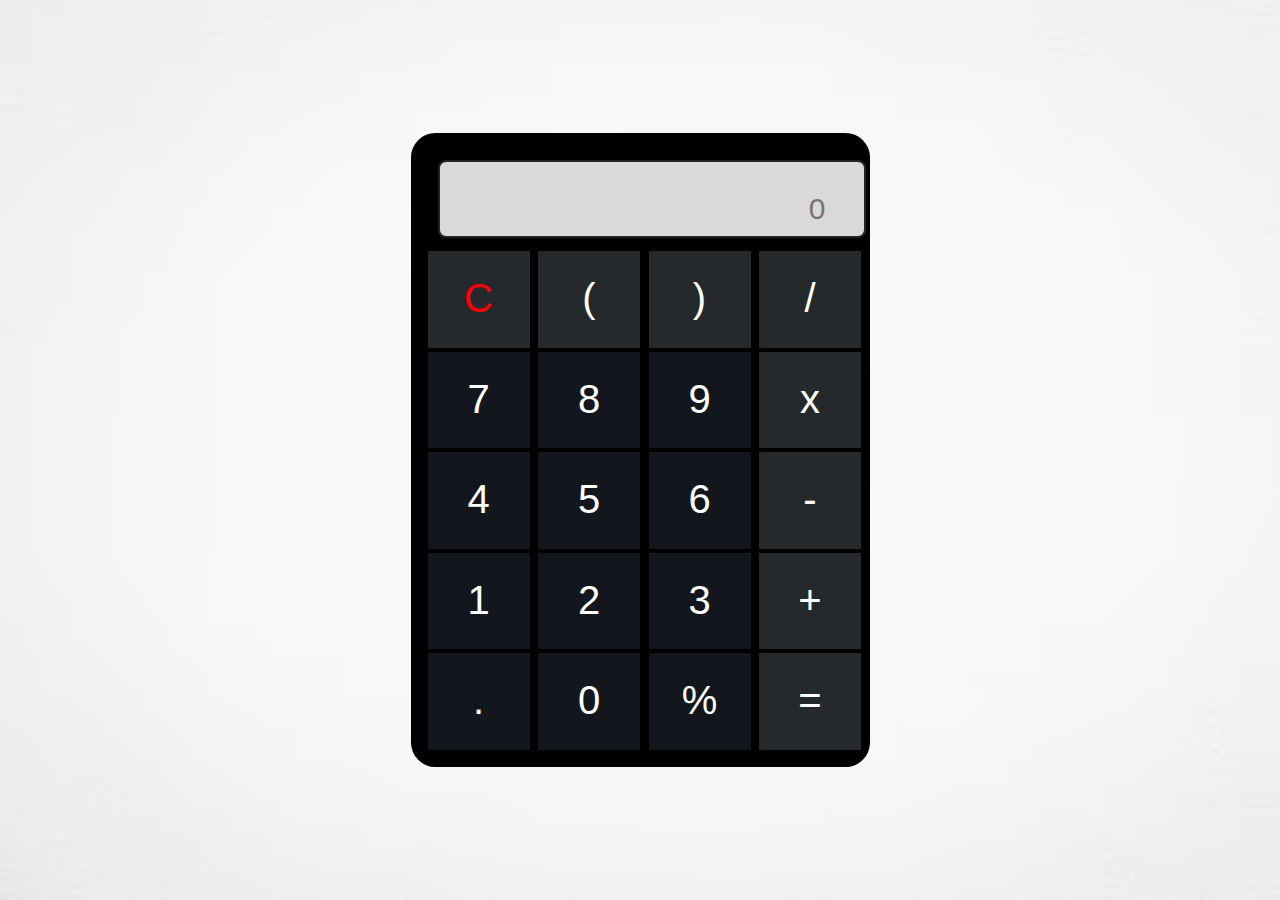
<file: Codesoft/Calculator/index.html>
<!DOCTYPE html>
<html lang="en">
    
<head>
    <meta charset="UTF-8">
    <meta http-equiv="X-UA-Compatible" content="IE=edge">
    <meta name="viewport" content="width=device-width, initial-scale=1.0">
    <title>Calculator</title>
    <link rel="stylesheet" type="text/css" href="style.css">
</head>
<body>
    <div id="container" class="container">
        <form name="calculator">
            <div class="wrapper">
                <div class="InputArea">
                    <input id="inputBox" type="text" name="userInput" placeholder="0" disabled/>
                </div>
                <div class="buttons">

                    <div class="btnC btnr1">
                        <input id="ButtonC" type="button" value="C" />
                    </div>
                    <div class="btnMod btnr1">
                        <input id="Button(" type="button" value="(" />
                    </div>
                    <div class="btnSign btnr1">
                        <input id="Button)" type="button" value=")" />
                    </div>
                    <div class="btnD btnr1">
                        <input id="Button/" type="button" value="/" />
                    </div>
                    <div class="btn7 btnr2">
                        <input id="Button7" type="button" value="7" />
                    </div>
                    <div class="btn8 btnr2">
                        <input id="Button8" type="button" value="8" />
                    </div>
                    <div class="btn9 btnr2">
                        <input id="Button9" type="button" value="9" />
                    </div>
                    <div class="btnX btnr1">
                        <input id="Button*" type="button" value="x" />
                    </div>
                    <div class="btn4 btnr2">
                        <input id="Button4" type="button" value="4" />
                    </div>
                    <div class="btn5 btnr2">
                        <input id="Button5" type="button" value="5" />
                    </div>
                    <div class="btn6 btnr2">
                        <input id="Button6" type="button" value="6" />
                    </div>
                    <div class="btnM btnr1">
                        <input id="Button-" type="button" value="-" />
                    </div>
                    <div class="btn1 btnr2">
                        <input id="Button1" type="button" value="1" />
                    </div>
                    <div class="btn2 btnr2">
                        <input id="Button2" type="button" value="2" />
                    </div>
                    <div class="btn3 btnr2">
                        <input id="Button3" type="button" value="3" />
                    </div>
                    <div class="btnAdd btnr1">
                        <input id="Button+" type="button" value="+" />
                    </div>
                    <div class="btnDecimal btnr2">
                        <input id="Button." type="button" value="." />
                    </div>
                    <div class="btn0 btnr2">
                        <input id="Button0" type="button" value="0" />
                    </div>
                    <div class="btnBack btnr2">
                        <input id="Button%" type="button" value="%" />
                    </div>
                    <div class="btnEq btnr1">
                        <input id="Button=" type="button" value="=" />
                    </div>
                </div>
            </div>
        </form>
        <br/>
        <br/>
        <br/>
    </div>
    <script type="text/javascript" src="script.js"></script>
    
    
</body>

</html>
</file>
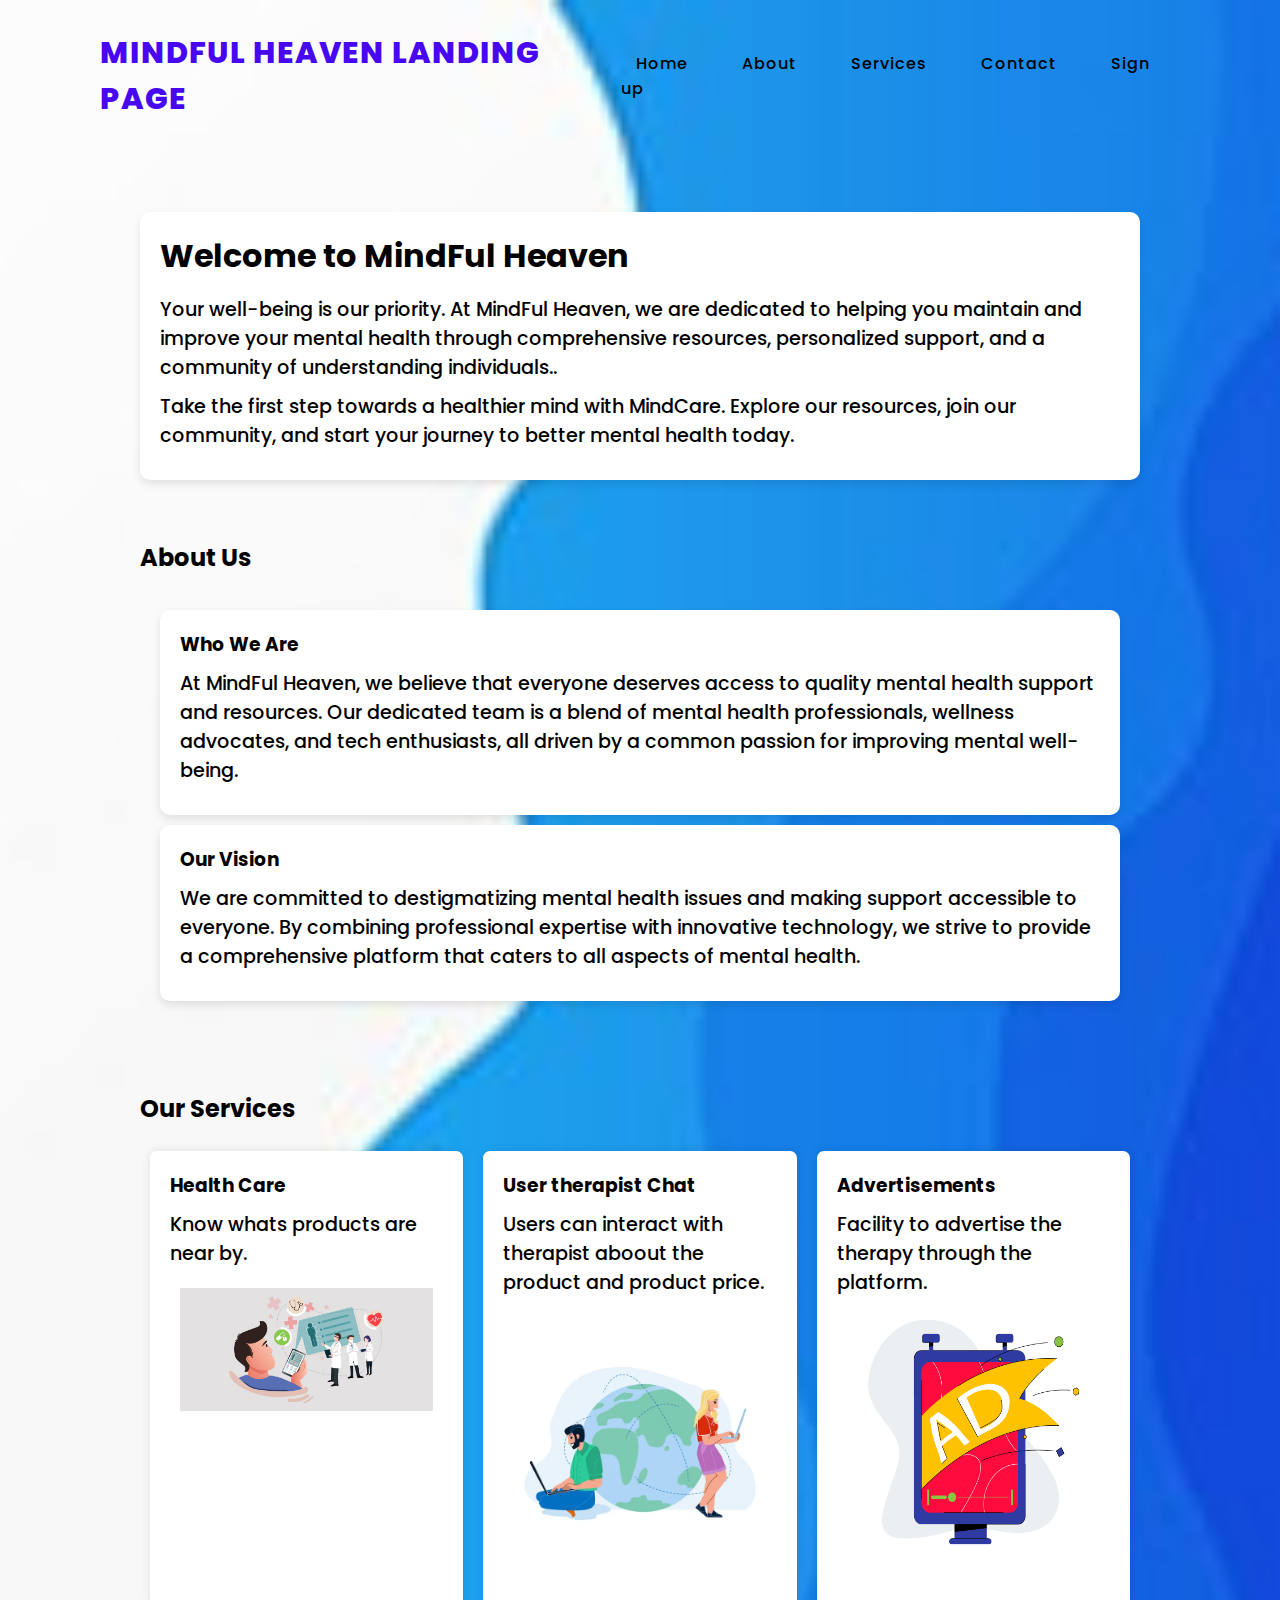
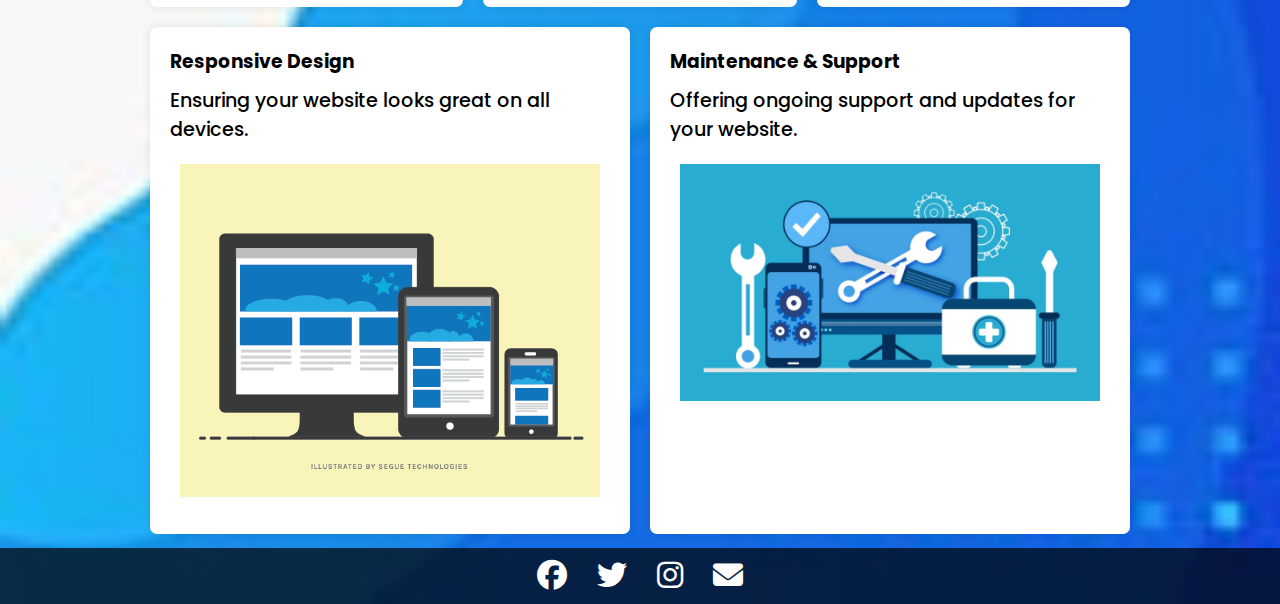
<file: Codesoft/Landing page/index.html>
<!DOCTYPE html>
<html lang="en">
<head>
    <meta charset="UTF-8">
    <meta name="viewport" content="width=device-width, initial-scale=1.0">
    <link rel="stylesheet" href="https://cdnjs.cloudflare.com/ajax/libs/font-awesome/6.5.2/css/all.min.css">
    <link rel="stylesheet" href="style.css">
    <title>Rohan Landing Page</title>
</head>
<body>
    <header>
        <h2><a href="#" class="logo">MindFul Heaven Landing Page</a></h2>
        <nav class="navigation">
            <a href="#home">Home</a>
            <a href="#about">About</a>
            <a href="#services">Services</a>
            <a href="#contact">Contact</a>
            <a href="#signup">Sign up</a>
        </nav>
    </header>
    <main>
        <section id="home">
            <div class="card">
                <h1>Welcome to MindFul Heaven</h1>
                <p>Your well-being is our priority. At MindFul Heaven, we are dedicated to helping you maintain and improve your mental health through comprehensive resources, personalized support, and a community of understanding individuals..</p>
                <p>Take the first step towards a healthier mind with MindCare. Explore our resources, join our community, and start your journey to better mental health today.</p>
            </div>
        </section>
    
        <section id="about" class="section bg-dark">
            <div class="container">
                <h2>About Us</h2>
                <div class="about-content">
                    <div class="about-text">
                        <div class="card">
                            <div class="card-content">
                                <h3>Who We Are</h3>
                                <p>At MindFul Heaven, we believe that everyone deserves access to quality mental health support and resources. Our dedicated team is a blend of mental health professionals, wellness advocates, and tech enthusiasts, all driven by a common passion for improving mental well-being.</p>
                            </div>
                        </div>
                        <div class="card">
                            <div class="card-content">
                                <h3>Our Vision</h3>
                                <p>We are committed to destigmatizing mental health issues and making support accessible to everyone. By combining professional expertise with innovative technology, we strive to provide a comprehensive platform that caters to all aspects of mental health.</p>
                            </div>
                        </div>
                    </div>
                </div>
            </div>
        </section>
        
        <section id="services" class="section">
            <div class="container">
                <h2>Our Services</h2>
                <div class="row">
                    <div class="column">
                        <h3>Health Care</h3>
                        <p>Know whats products are near by.</p>
                        <div class="service">
                            <img src="health.jpg" alt="Web Design">
                        </div>
                    </div>
                    
                    <div class="column">
                        <h3>User therapist Chat</h3>
                        <p>Users can interact with therapist aboout the product and product price.</p>
                        <div class="service">
                            <img src="chat.avif" alt="SEO Optimization">
                        </div>
                    </div>

                    <div class="column">
                        <h3>Advertisements</h3>
                        <p>Facility to advertise the therapy through the platform.</p>
                        <div class="service">
                            <img src="ad.png" class="cc">
                        </div>
                    </div>

                    <div class="column">
                        <h3>Responsive Design</h3>
                        <p>Ensuring your website looks great on all devices.</p>
                        <div class="service">
                            <img src="Responsive.png" alt="Responsive Design">
                        </div>
                    </div>
                    <div class="column">
                        <h3>Maintenance & Support</h3>
                        <p>Offering ongoing support and updates for your website.</p>
                        <div class="service">
                            <img src="Support.png" alt="Maintenance & Support">
                        </div>
                    </div>
                </div>
            </div>
        </section>
    </main>
    <footer id="contact">
        <a href="#" aria-label="Facebook"><i class="fa-brands fa-facebook"></i></a>
        <a href="#" aria-label="Twitter"><i class="fa-brands fa-twitter"></i></a>
        <a href="#" aria-label="Instagram"><i class="fa-brands fa-instagram"></i></a>
        <a href="mailto:techx@gmail.com" aria-label="Email"><i class="fa-solid fa-envelope"></i></a>
        
    </footer>
</body>
</html>
</file>
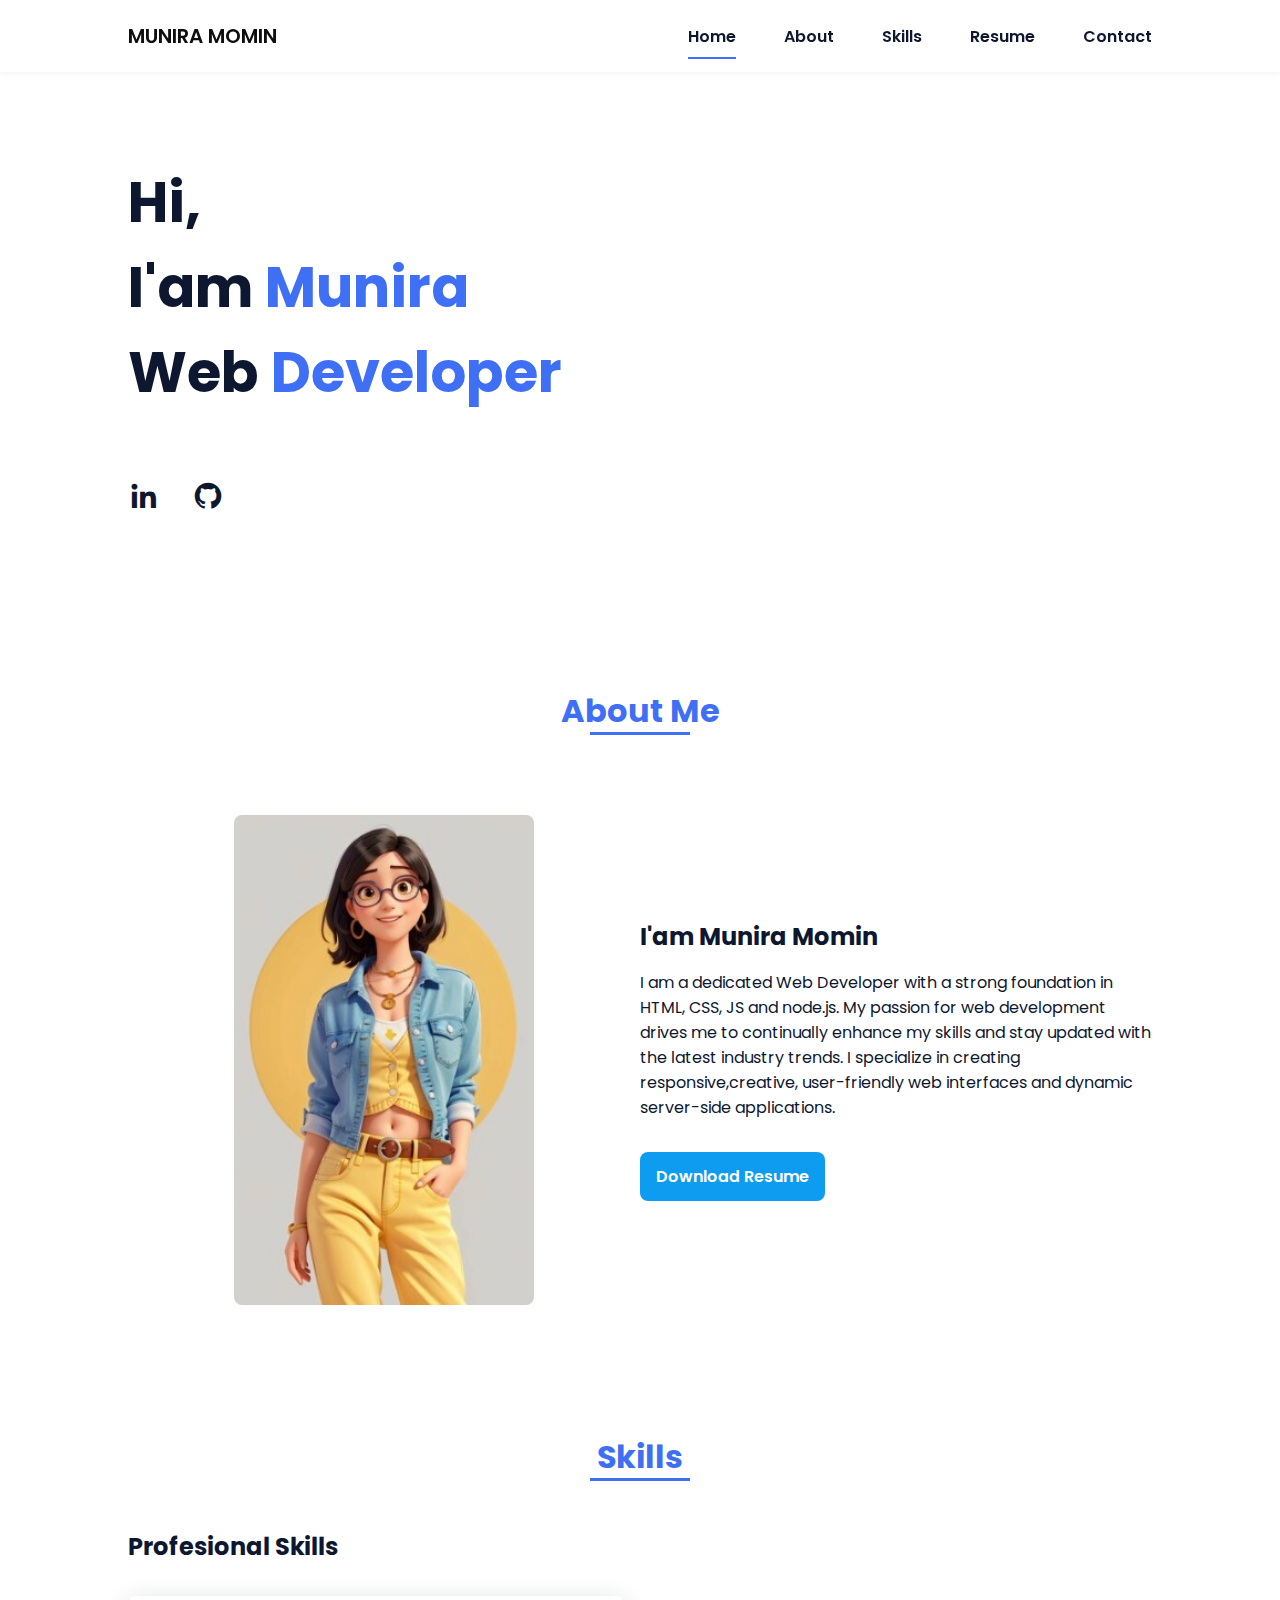
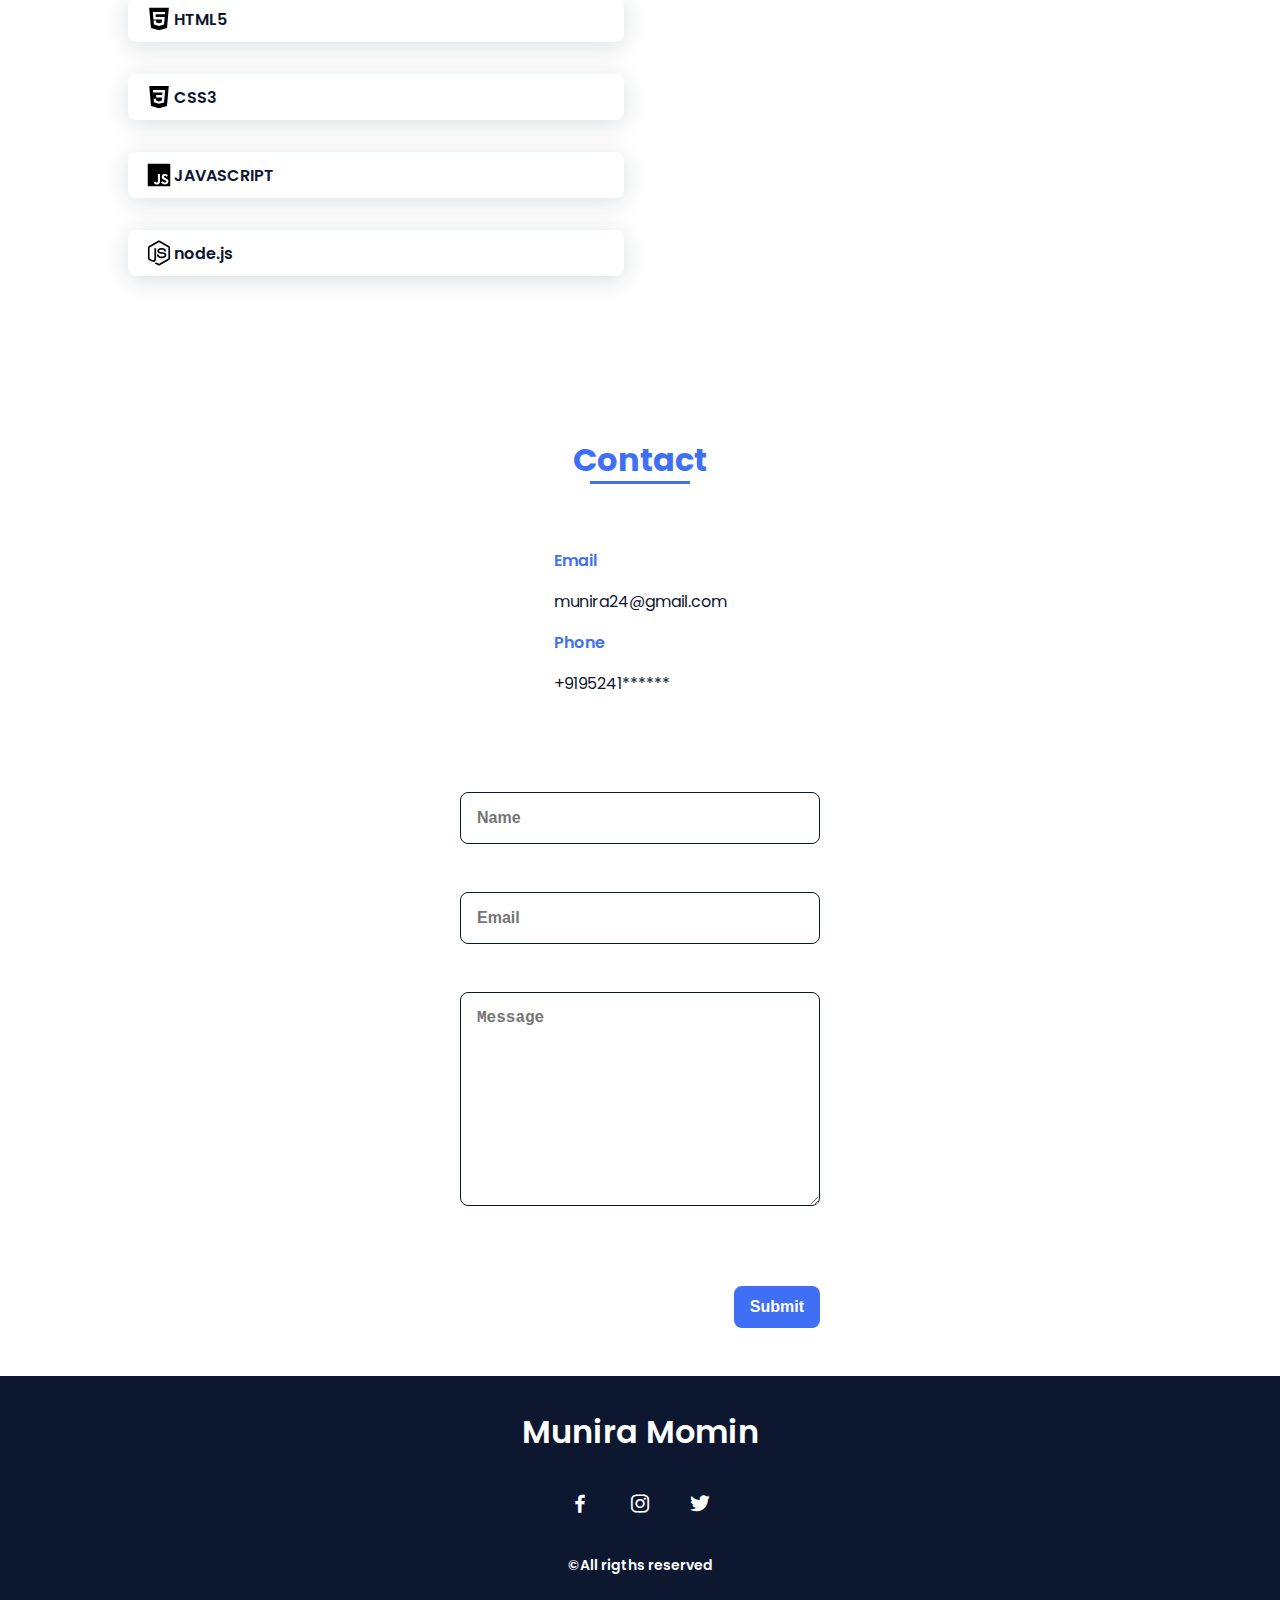
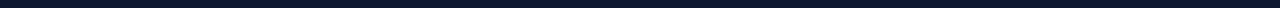
<file: Codesoft/Portfolio/index.html>
<!DOCTYPE html>
<html lang="en">
    <head>
        <meta charset="UTF-8">
        <meta name="viewport" content="width=device-width, initial-scale=1.0">
        <link rel="stylesheet" href="style.css">
        <link href='https://cdn.jsdelivr.net/npm/boxicons@2.0.5/css/boxicons.min.css' rel='stylesheet'>
        <title>Portfolio</title>
    </head>
    <body>
        <header class="l-header">
            <nav class="nav bd-grid">
                <div>
                    <a href="#" class="nav__logo">MUNIRA MOMIN</a>
                </div>
                <div class="nav__menu" id="nav-menu">
                    <ul class="nav__list">
                        <li class="nav__item"><a href="#home" class="nav__link active-link">Home</a></li>
                        <li class="nav__item"><a href="#about" class="nav__link">About</a></li>
                        <li class="nav__item"><a href="#skills" class="nav__link">Skills</a></li>
                        <li class="nav__item"><a href="#Resume" class="nav__link">Resume</a></li>
                        <li class="nav__item"><a href="#contact" class="nav__link">Contact</a></li>
                    </ul>
                </div>

                <div class="nav__toggle" id="nav-toggle">
                    <i class='bx bx-menu'></i>
                </div>
            </nav>
        </header>

        <main class="l-main">
            <section class="home bd-grid" id="home">
                <div class="home__data">
                    <h1 class="home__title">Hi,<br>I'am <span class="home__title-color">Munira</span><br> Web <span class="home__title-color">Developer</span></h1>
                </div>
                <div class="home__social">
                    <a href="https://www.linkedin.com/in/munira428/" target="_blank" class="home__social-icon"><i class='bx bxl-linkedin'></i></a>
                    <a href="https://github.com/Munira428"  target="_blank" class="home__social-icon"><i class='bx bxl-github' ></i></a>
                </div>
            </section>
            <section class="about section " id="about">
                <h2 class="section-title">About Me</h2>

                <div class="about__container bd-grid">
                    
                    <div class="about__img">
                        <img src="about.jpeg" alt="">
                    </div>
                    
                    <div id="Resume">
                        <h2 class="about__subtitle">I'am Munira Momin</h2>
                        <p class="about__text">I am a dedicated Web Developer with a strong foundation in HTML, CSS, JS and node.js. My passion for web development drives me to continually enhance my skills and stay updated with the latest industry trends. I specialize in creating responsive,creative, user-friendly web interfaces and dynamic server-side applications.</p> 
                        <a href="https://drive.google.com/file/d/1SmzJr0uQBybIjbihT2vN2mg0QkwwqlK6/view?usp=drivesdk" class="button" target="_blank">Download Resume</a>          
                    </div>                                    
                </div>
            </section>

            <section class="skills section" id="skills">
                <h2 class="section-title">Skills</h2>

                <div class="skills__container bd-grid">          
                    <div>
                        <h2 class="skills__subtitle">Profesional Skills</h2>
                        <p class="skills__text"></p>
                        <div class="skills__data">
                            <div class="skills__names">
                                <img src="html.png"></br>
                                <span class="skills__name">HTML5</span>
                            </div> 
                        </div>
                        <div class="skills__data">
                            <div class="skills__names">
                                <img src="css.png"></br>
                                <span class="skills__name">CSS3</span>
                            </div>
                           
                        </div>
                        <div class="skills__data">
                            <div class="skills__names">
                                <img src="javascript.png"></br>
                                <span class="skills__name">JAVASCRIPT</span>
                            </div>
                        </div>
                        <div class="skills__data">
                            <div class="skills__names">
                                <img src="nodejs.png"></br> 
                                <span class="skills__name">node.js</span>
                            </div>
                        </div>
                    </div>
                </div>
            </section>
            <section class="contact section" id="contact">
                <h2 class="section-title">Contact</h2>
                <div class="contact__container bd-grid">
                    <div class="contact__info">
                        <h3 class="contact__subtitle">Email</h3>
                        <span class="contact__text">munira24@gmail.com</span>
                        <h3 class="contact__subtitle">Phone</h3>
                        <span class="contact__text">+9195241******</span>
                    </div>
                    <form action="#" class="contact__form">
                        <input type="text" name="name" placeholder="Name" class="contact__input" aria-label="Name">
                        <input type="email" name="email" placeholder="Email" class="contact__input" aria-label="Email">
                        <textarea name="message" id="message" cols="30" rows="10" placeholder="Message" class="contact__input" aria-label="Message"></textarea>
                        <input type="submit" value="Submit" class="contact__button button" aria-label="Submit">
                    </form>
                </div>
            </section>
            
        </main>

        <footer class="footer">
            <p class="footer__title">Munira Momin</p>
            <div class="footer__social">
                <a href="#" target="_blank" class="footer__icon"><i class='bx bxl-facebook' ></i></a>
                <a href="#" target="_blank" class="footer__icon"><i class='bx bxl-instagram' ></i></a>
                <a href="#" target="_blank" class="footer__icon"><i class='bx bxl-twitter' ></i></a>
            </div>
            <p class="footer__copy">&#169;All rigths reserved</p>
        </footer>
    </body>
</html>
</file>
<file: Codesoft/Calculator/style.css>
* {
    padding: 0;
    margin: 0;
  }
  
  html{
      background-color: #11b7f3;
  }
  
  hr {
      height: 2px;
      background-color: aqua;
  }
  
  
  .wrapper {
    display: grid;
    height: 600px;
    grid-template-rows: 100px 1fr;
    grid-template-columns: 1fr;
    grid-gap: 1px;
    
  }
  
  .buttons {
    display: grid;
    grid-template-rows: repeat(5, 1fr);
    grid-template-columns: repeat(4, 1fr);
    grid-gap: 4px;

  }
  
  .container {
    width: 425px;
    height: 600px;
    border: 2px solid black;
    border-radius: 10px;
    background-color: #000000;
    margin: 0 auto;
    padding: auto;
    box-shadow: 0px 0px 0px 15px rgba(0, 0, 0, 2);
  }
  
  .inputArea {
    background-color: #5b6d7c;
    grid-column: 1/2;
    display: block;
  }
  
  input[type="text"] {
    box-sizing: border-box;
    margin-top: 10px;
    margin-left: 10px;
    padding-top: 30px;
    padding-right: 38px;
    padding-bottom: 10px;
    font-size: 30px;
    background-color: rgb(218, 216, 216);
    text-align: right;
    border: 2px solid rgb(37, 37, 37);
    border-radius: 8px;
  }   
  input[type=button]:hover {
    background-color: #8c8c8c;
  }

  input[type="text"]:disabled {
    color:#000000;
  }
  
  .btnr1 {
    background: #25292c;
    text-align: center;
    width: 102px;
  }
  
  .btnr2 {
    background: #13171d;
    text-align: center;
    width: 102px;
  }
  
  .btnr1 > input {
    background: transparent;
    border: none;
    justify-content: center;
    align-self: end;
    color: white;
    font-size: 2.5em;
    margin-top: 25px;
  }
  
  .btnr2 > input {
    background: transparent;
    border: none;
    justify-content: center;
    align-self: end;
    color: white;
    font-size: 2.5em;
    margin-top: 25px;
  }
  
  .btnC > input {
    color: #ff0008 !important;
  }

  body{
    width: 100%;
    height: 100vh;
    background: url('white.avif')no-repeat;
    background-size: cover;
    display: flex;
    justify-content: center;
    align-items: center;
    font-size: 1rem;
  }
</file>
<file: Codesoft/Landing page/style.css>
@import url('https://fonts.googleapis.com/css2?family=Poppins:wght@100;200;300;400;500;600;700;800;900&display=swap');

* {
    margin: 0;
    padding: 0;
    box-sizing: border-box;
}

body {
    font-family: 'Poppins', sans-serif;
    position: relative;
    width: 100%;
    min-height: 100vh;
    display: flex;
    flex-direction: column;
    background: url(backgroundimage.jpg) no-repeat center center;
    background-size: cover;
}

header { 
    width: 100%;
    padding: 30px 100px;
    display: flex;
    justify-content: space-between;
    align-items: center;
}

header .logo {
    color: #4708f1;
    font-size: 30px;
    text-decoration: none;
    text-transform: uppercase;
    font-weight: 800;
    letter-spacing: 1px;
}

header .navigation a {
    color: #000;
    text-decoration: none;
    font-weight: 500;
    letter-spacing: 1px;
    padding: 3px 15px;
    border-radius: 20px;
    transition: background 0.3s;
}

header .navigation a:not(:last-child) {
    margin-right: 20px;
}

header .navigation a:hover {
    background-color: #fff;
}

section {
    width: 1000px;
    margin: 60px auto;
}

section h1, section h2 {
    margin-bottom: 15px;
}

section p {
    font-size: 1.2em;
    font-weight: 500;
    margin-bottom: 10px;
}

.about-content {
    display: flex;
    flex-wrap: wrap;
    justify-content: space-between;
}

.about-text {
    flex: 1 1 48%;
    padding: 20px;
}

.card {
    background-color: #fff;
    border-radius: 10px;
    box-shadow: 0 4px 8px rgba(0, 0, 0, 0.1);
    padding: 20px;
    margin-bottom: 10px;
}

.card-content h3 {
    margin-bottom: 10px;
}

.card-content ul {
    list-style: none;
    padding: 0;
}

.card-content ul li {
    margin-bottom: 10px;
    display: flex;
    align-items: center;
}

.card-content ul li i {
    color: #50b3a2;
    margin-right: 10px;
}

.service img {
    max-width: 100%;
    padding: 10px;
    border-radius: 10px;
}

.row {
    display: flex;
    flex-wrap: wrap;
    justify-content: space-around;
}

.column {
    flex: 1 1 30%;
    padding: 20px;
    background: #fff;
    margin: 10px;
    box-shadow: 0 0 10px rgba(0, 0, 0, 0.1);
    border-radius: 7px;
}

.cc{
    height: 250px;
    width: px;
    border-radius: 10px;
}

.column h3 {
    margin-bottom: 10px;
}


footer {
    position: absolute;
    bottom: 0;
    left: 0;
    width: 100%;
    display: flex;
    justify-content: center;
    align-items: center;
    background: rgba(0, 0, 0, 0.7); 
    padding: 5px;
}

footer a {
    color: #fff;
    font-size: 30px;
    margin: 0 15px;
    transition: transform 0.3s ease-in-out, color 0.3s ease-in-out;
}

footer a:hover {
    color: #50b3a2;
    transform: scale(1.5); 
}
</file>
<file: Codesoft/Portfolio/style.css>
@import url("https://fonts.googleapis.com/css2?family=Poppins:wght@400;600;700&display=swap");

:root {
  --header-height: 3rem;
  --font-semi: 600;
  --hue-color: 224;
  --first-color: hsl(var(--hue-color), 89%, 60%);
  --second-color: hsl(var(--hue-color), 56%, 12%);
  --body-font: "Poppins", sans-serif;
  --big-font-size: 2rem;
  --h2-font-size: 1.25rem;
  --normal-font-size: 0.938rem;
  --smaller-font-size: 0.75rem;
  --mb-2: 1rem;
  --mb-4: 2rem;
  --mb-5: 2.5rem;
  --mb-6: 3rem;
  --z-back: -10;
  --z-fixed: 100;
  background-color: rgb(255, 255, 255);
}
@media screen and (min-width: 968px) {
  :root {
    --big-font-size: 3.5rem;
    --h2-font-size: 2rem;
    --normal-font-size: 1rem;
    --smaller-font-size: 0.875rem;
  }
}

*, ::before, ::after {
  box-sizing: border-box;
}
html {
  scroll-behavior: smooth;
}
body {  
  margin: var(--header-height) 0 0 0;
  font-family: var(--body-font);
  font-size: var(--normal-font-size);
  color: var(--second-color);
}
h1, h2, p {
  margin: 0;
}
ul {
  margin: 0;
  padding: 0;
  list-style: none;
}
a {
  text-decoration: none;
}
img {
  max-width: 100%;
  height: auto;
  display: block;
}
.section-title {
  position: relative;
  font-size: var(--h2-font-size);
  color: var(--first-color);
  margin-top: var(--mb-2);
  margin-bottom: var(--mb-4);
  text-align: center;
}
.section-title::after {
  position: absolute;
  content: "";
  width: 64px;
  height: 0.18rem;
  left: 0;
  right: 0;
  margin: auto;
  top: 2rem;
  background-color: var(--first-color);
}
.section {
  padding-top: 3rem;
  padding-bottom: 2rem;
}


.bd-grid {
  max-width: 1024px;
  display: grid;
  margin: 0 var(--mb-2);
}
.l-header {
  width: 100%;
  position: fixed;
  top: 0;
  left: 0;
  z-index: var(--z-fixed);
  background-color: #fff;
  box-shadow: 0 1px 4px rgba(146, 161, 176, 0.15);
}

.nav {
  height: var(--header-height);
  display: flex;
  justify-content: space-between;
  align-items: center;
  font-weight: var(--font-semi);
}
@media screen and (max-width: 767px) {
  .nav__menu {
    position: fixed;
    top: var(--header-height);
    right: -100%;
    width: 80%;
    height: 100%;
    padding: 2rem;
    background-color: var(--second-color);
    transition: 0.5s;
  }
}
.nav__item {
  margin-bottom: var(--mb-4);
}
.nav__link {
  position: relative;
  color: #fff;
}
.nav__link:hover::after {
  position: absolute;
  content: "";
  width: 100%;
  height: 0.18rem;
  left: 0;
  top: 2rem;
  background-color: var(--first-color);
}
.nav__logo {
  color: #0e0e0e;
  font-size: 20px;
}
.nav__toggle {
  color: var(--second-color);
  font-size: 1.5rem;
  cursor: pointer;
}

.active-link::after {
  position: absolute;
  content: "";
  width: 100%;
  height: 0.18rem;
  left: 0;
  top: 2rem;
  background-color: var(--first-color);
}

.show {
  right: 0;
}


.home {
  position: relative;
  row-gap: 5rem;
  padding: 4rem 0 5rem;
}
.home__data {
  align-self: center;
}
.home__title {
  font-size: var(--big-font-size);
  margin-bottom: var(--mb-5);
}
.home__title-color {
  color: var(--first-color);
}
.home__social {
  display: flex;
  flex-direction: column;
}
.home__social-icon {
  width: max-content;
  margin-top: -60px;
  margin-bottom: var(--mb-2);
  font-size: 2rem;
  color: var(--second-color);
}
.home__social-icon:hover {
  color: var(--first-color);
}
.home__img {
  position: absolute;
  right: 0;
  bottom: 0;
  width: 260px;
}
.home__blob {
  fill: var(--first-color);
}
.home__blob-img {
  width: 360px;
}

.button {
  display: inline-block;
  background-color: #0d9cef;
  color: #fff;
  padding: 0.75rem 1rem;
  font-weight: var(--font-semi);
  border-radius: 0.5rem;
  transition: 0.3s;
  margin-top: 2rem;
  
}
.button:hover {
  box-shadow: 0px 10px 36px rgba(0, 0, 0, 0.15);
}


.about__container {
  row-gap: 2rem;
  text-align: center;
}
.about__subtitle {
  margin-bottom: var(--mb-2);
}
.about__img {
  justify-self: center;
}
.about__img img {
  width: 200px;
  border-radius: 0.5rem;
}


.skills__container {
  row-gap: 2rem;
  text-align: center;
}
.skills__subtitle {
  margin-bottom: var(--mb-2);
}
.skills__text {
  margin-bottom: var(--mb-4);
}
.skills__data {
  display: flex;
  justify-content: space-between;
  align-items: center;
  position: relative;
  font-weight: var(--font-semi);
  padding: 0.5rem 1rem;
  margin-bottom: var(--mb-4);
  border-radius: 0.5rem;
  box-shadow: 0px 4px 25px rgba(14, 36, 49, 0.15);
}
.skills__icon {
  font-size: 2rem;
  margin-right: var(--mb-2);
  color: var(--first-color);
}
.skills__names {
  display: flex;
  align-items: center;
}


.project_container {
  row-gap: 2rem;
}
.project_img{
  box-shadow: 0px 4px 25px rgba(14, 36, 49, 0.15);
  border-radius: 0.5rem;
  overflow: hidden;
}
.project_img img {
  transition: 0.5s;
}
.project_img p {
  color: rgb(12, 12, 12);
}

.project_img img:hover {
  transform: scale(1.1);
}


.contact__container {
  display: grid;
  row-gap: 2rem;
}

.contact__info {
  margin-bottom: var(--mb-4);
}

.contact__subtitle {
  font-size: var(--normal-font-size);
  font-weight: var(--font-semi);
  color: var(--first-color);
  margin-bottom: var(--mb-2);
}

.contact__text {
  font-size: var(--normal-font-size);
  color: var(--second-color);
  margin-bottom: var(--mb-4);
}

.contact__form {
  display: grid;
  row-gap: var(--mb-4);
}

.contact__input {
  width: 100%;
  font-size: var(--normal-font-size);
  font-weight: var(--font-semi);
  padding: 1rem;
  border-radius: 0.5rem;
  border: 1.5px solid var(--second-color);
  outline: none;
  margin-bottom: var(--mb-4);
  margin-bottom: 1rem;
}

.contact__button {
  display: block;
  border: none;
  outline: none;
  font-size: var(--normal-font-size);
  cursor: pointer;
  margin-left: auto;
  background-color: var(--first-color);
  color: #fff;
  padding: 0.75rem 1rem;
  border-radius: 0.5rem;
  transition: 0.3s;
}

.contact__button:hover {
  box-shadow: 0px 10px 36px rgba(0, 0, 0, 0.15);
}


.footer {
  background-color: var(--second-color);
  color: #fff;
  text-align: center;
  font-weight: var(--font-semi);
  padding: 2rem 0;
}
.footer__title {
  font-size: 2rem;
  margin-bottom: var(--mb-4);
}
.footer__social {
  margin-bottom: var(--mb-4);
}
.footer__icon {
  font-size: 1.5rem;
  color: #fff;
  margin: 0 var(--mb-2);
}
.footer__copy {
  font-size: var(--smaller-font-size);
}

@media screen and (max-width: 320px) {
  .home {
    row-gap: 2rem;
  }
  .home__img {
    width: 200px;
  }
}
@media screen and (min-width: 576px) {
  .home {
    padding: 4rem 0 2rem;
  }
  .home__social {
    padding-top: 0;
    padding-bottom: 2.5rem;
    flex-direction: row;
    align-self: flex-end;
  }
  .home__social-icon {
    margin-bottom: 0;
    margin-right: var(--mb-4);
  }
  .home__img {
    width: 300px;
    bottom: 25%;
  }
  .about__container {
    grid-template-columns: repeat(2, 1fr);
    align-items: center;
    text-align: initial;
  }
  .skills__container {
    grid-template-columns: 0.7fr;
    justify-content: center;
    column-gap: 1rem;
  }
  .project_container {
    grid-template-columns: repeat(2, 1fr);
    column-gap: 2rem;
    padding-top: 2rem;
  }
  .contact__form {
    width: 360px;
    padding-top: 2rem;
  }
  .contact__container {
    justify-items: center;
  }
}
@media screen and (min-width: 768px) {
  body {
    margin: 0;
  }
  .section {
    padding-top: 4rem;
    padding-bottom: 3rem;
  }
  .section-title {
    margin-bottom: var(--mb-6);
  }
  .section-title::after {
    width: 100px;
    top: 2.8rem;
  }
  

  .nav {
    height: calc(var(--header-height) + 1.5rem);
  }
  .nav__list {
    display: flex;
    padding-top: 0;
  }
  .nav__item {
    margin-left: var(--mb-6);
    margin-bottom: 0;
  }
  .nav__toggle {
    display: none;
  }
  .nav__link {
    color: var(--second-color);
  }
  .home {
    padding: 8rem 0 2rem;
  }
  .home__img {
    width: 400px;
    bottom: 10%;
  }
  .about__container {
    padding-top: 2rem;
  }
  .about__img img {
    width: 300px;
  }
  .skills__container {
    grid-template-columns: repeat(2, 1fr);
    column-gap: 2rem;
    align-items: center;
    text-align: initial;
  }
  .project_container {
    grid-template-columns: repeat(3, 1fr);
    column-gap: 2rem;
  }
}
@media screen and (min-width: 992px) {
    .bd-grid {
      margin-left: auto;
      margin-right: auto;
    }
    .home {
      padding: 10rem 0 2rem;
    }
    .home__img {
      width: 450px;
    }
  }
</file>
